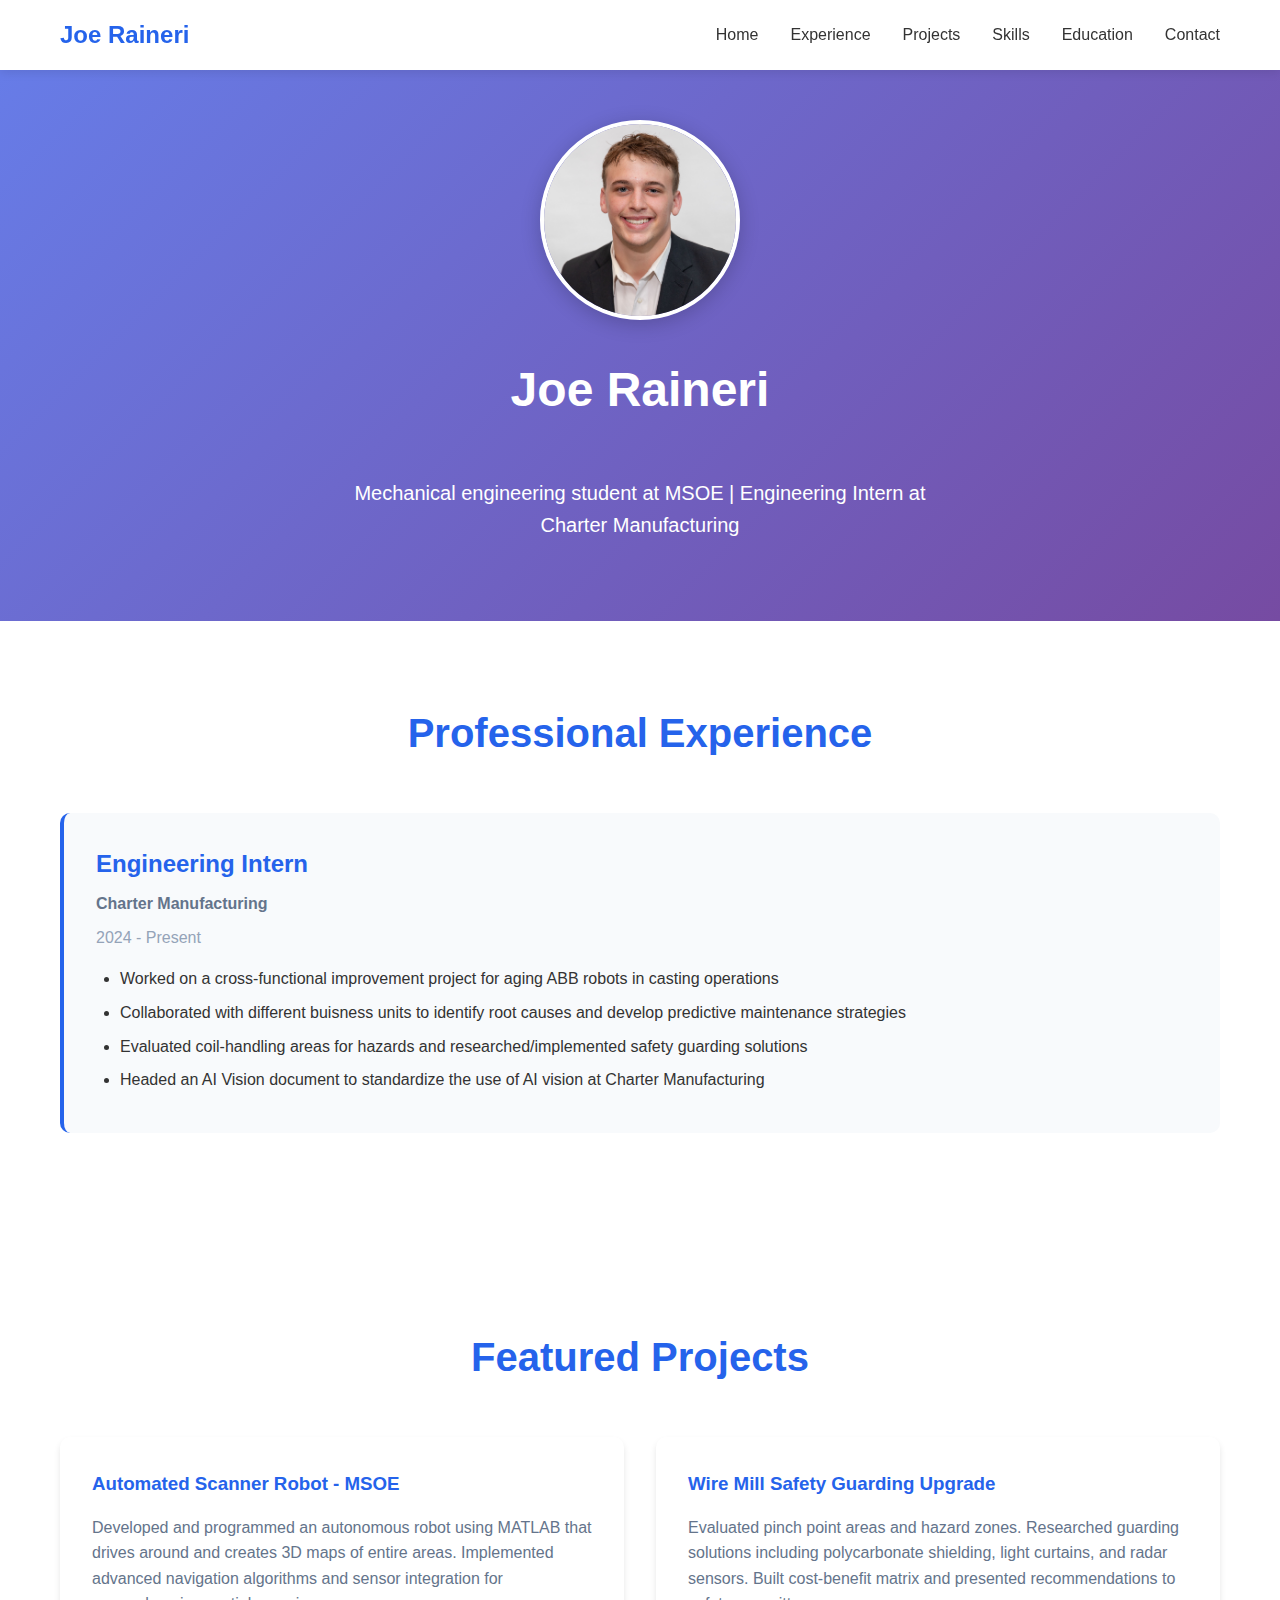
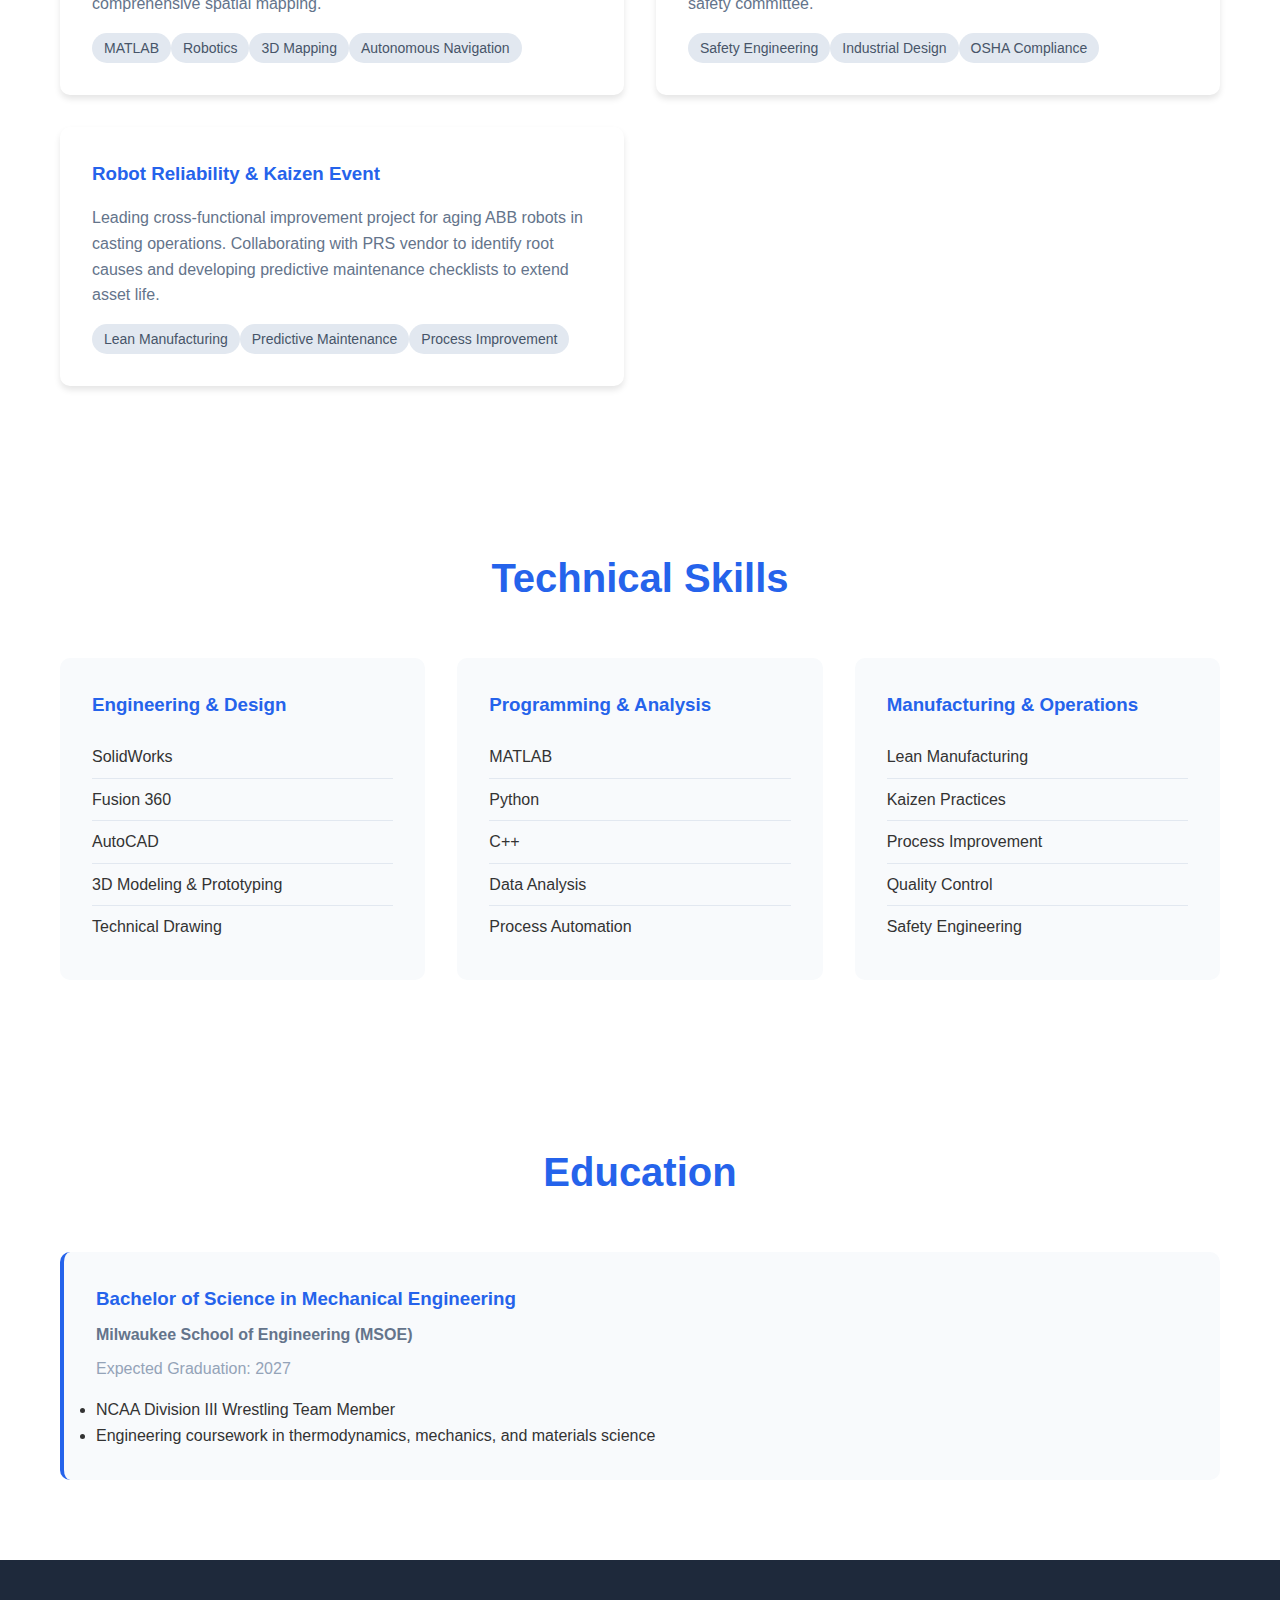
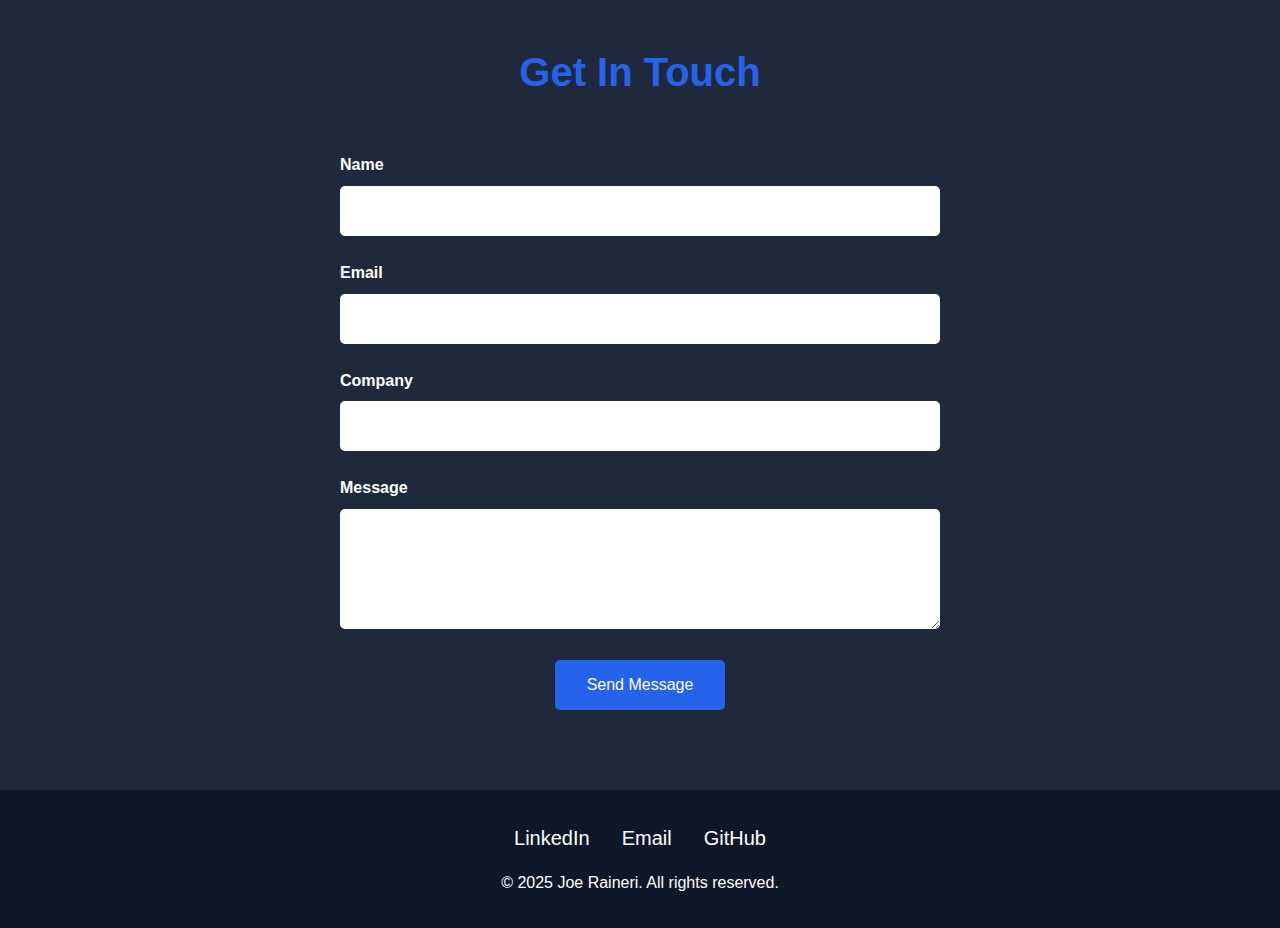
<file: index.html>
<!DOCTYPE html>
<html lang="en">
<head>
    <meta charset="UTF-8">
    <meta name="viewport" content="width=device-width, initial-scale=1.0">
    <title>Joe Raineri - Resume</title>
    <style>
        * { margin: 0; padding: 0; box-sizing: border-box; }
        body { font-family: -apple-system, BlinkMacSystemFont, 'Segoe UI', 'Roboto', sans-serif; line-height: 1.6; color: #333; }
        .container { max-width: 1200px; margin: 0 auto; padding: 0 20px; }
        
        /* Navigation */
        nav { background: #fff; box-shadow: 0 2px 10px rgba(0,0,0,0.1); position: fixed; width: 100%; top: 0; z-index: 1000; }
        nav .container { display: flex; justify-content: space-between; align-items: center; padding: 1rem 20px; }
        .logo { font-size: 1.5rem; font-weight: bold; color: #2563eb; }
        .nav-links { display: flex; list-style: none; gap: 2rem; }
        .nav-links a { text-decoration: none; color: #333; font-weight: 500; transition: color 0.3s; }
        .nav-links a:hover { color: #2563eb; }
        
        /* Hero Section */
        .hero { background: linear-gradient(135deg, #667eea 0%, #764ba2 100%); color: white; padding: 120px 0 80px; text-align: center; }
        .hero-content { display: flex; flex-direction: column; align-items: center; gap: 2rem; }
        .hero-image-photo {
    width: 200px;
    height: 200px;
    border-radius: 50%;
    object-fit: cover;
    border: 4px solid white;
    box-shadow: 0 4px 20px rgba(0,0,0,0.2);
}
        .hero h1 { font-size: 3rem; margin-bottom: 1rem; }
        .hero p { font-size: 1.25rem; max-width: 600px; margin: 0 auto; }
        
        /* Sections */
        section { padding: 80px 0; }
        .section-title { text-align: center; font-size: 2.5rem; margin-bottom: 3rem; color: #2563eb; }
        
        /* Experience */
        .experience-item { background: #f8fafc; padding: 2rem; border-radius: 10px; margin-bottom: 2rem; border-left: 4px solid #2563eb; }
        .experience-item h3 { color: #2563eb; font-size: 1.5rem; margin-bottom: 0.5rem; }
        .experience-item .company { font-weight: bold; color: #64748b; margin-bottom: 0.5rem; }
        .experience-item .duration { color: #94a3b8; margin-bottom: 1rem; }
        .experience-item ul { margin-left: 1.5rem; }
        .experience-item li { margin-bottom: 0.5rem; }
        
        /* Projects */
        .projects-grid { display: grid; grid-template-columns: repeat(auto-fit, minmax(400px, 1fr)); gap: 2rem; }
        .project-card { background: #fff; padding: 2rem; border-radius: 10px; box-shadow: 0 4px 6px rgba(0,0,0,0.1); }
        .project-card h3 { color: #2563eb; margin-bottom: 1rem; }
        .project-card p { margin-bottom: 1rem; color: #64748b; }
        .tech-tags { display: flex; flex-wrap: gap: 0.5rem; }
        .tech-tag { background: #e2e8f0; color: #475569; padding: 0.25rem 0.75rem; border-radius: 20px; font-size: 0.875rem; }
        
        /* Skills */
        .skills-grid { display: grid; grid-template-columns: repeat(auto-fit, minmax(250px, 1fr)); gap: 2rem; }
        .skill-category { background: #f8fafc; padding: 2rem; border-radius: 10px; }
        .skill-category h3 { color: #2563eb; margin-bottom: 1rem; }
        .skill-category ul { list-style: none; }
        .skill-category li { padding: 0.5rem 0; border-bottom: 1px solid #e2e8f0; }
        .skill-category li:last-child { border-bottom: none; }
        
        /* Education */
        .education-item { background: #f8fafc; padding: 2rem; border-radius: 10px; border-left: 4px solid #2563eb; }
        .education-item h3 { color: #2563eb; margin-bottom: 0.5rem; }
        .education-item .school { font-weight: bold; color: #64748b; margin-bottom: 0.5rem; }
        .education-item .duration { color: #94a3b8; margin-bottom: 1rem; }
        
        /* Contact */
        .contact { background: #1e293b; color: white; text-align: center; }
        .contact-form { max-width: 600px; margin: 0 auto; }
        .form-group { margin-bottom: 1.5rem; text-align: left; }
        .form-group label { display: block; margin-bottom: 0.5rem; font-weight: bold; }
        .form-group input, .form-group textarea { width: 100%; padding: 1rem; border: none; border-radius: 5px; font-size: 1rem; }
        .form-group textarea { height: 120px; resize: vertical; }
        .submit-btn { background: #2563eb; color: white; padding: 1rem 2rem; border: none; border-radius: 5px; font-size: 1rem; cursor: pointer; transition: background 0.3s; }
        .submit-btn:hover { background: #1d4ed8; }
        
        /* Footer */
        footer { background: #0f172a; color: white; padding: 2rem 0; text-align: center; }
        .social-links { display: flex; justify-content: center; gap: 2rem; margin-bottom: 1rem; }
        .social-links a { color: white; text-decoration: none; font-size: 1.25rem; }
        .social-links a:hover { color: #2563eb; }
        
        /* Responsive */
        @media (max-width: 768px) {
            .hero h1 { font-size: 2rem; }
            .nav-links { display: none; }
            .projects-grid { grid-template-columns: 1fr; }
            .skills-grid { grid-template-columns: 1fr; }
        }
    </style>
</head>
<body>
    <!-- Navigation -->
    <nav>
        <div class="container">
            <div class="logo">Joe Raineri</div>
            <ul class="nav-links">
                <li><a href="#home">Home</a></li>
                <li><a href="#experience">Experience</a></li>
                <li><a href="#projects">Projects</a></li>
                <li><a href="#skills">Skills</a></li>
                <li><a href="#education">Education</a></li>
                <li><a href="#contact">Contact</a></li>
            </ul>
        </div>
    </nav>

    <!-- Hero Section -->
    <section id="home" class="hero">
        <div class="container">
            <div class="hero-content">
                <img src="./headshot.jpg" alt="Joe Raineri" class="hero-image-photo">
                <h1>Joe Raineri</h1>
                <p>Mechanical engineering student at MSOE | Engineering Intern at Charter Manufacturing</p>
            </div>
        </div>
    </section>

    <!-- Experience Section -->
    <section id="experience">
        <div class="container">
            <h2 class="section-title">Professional Experience</h2>
            <div class="experience-item">
                <h3>Engineering Intern</h3>
                <div class="company">Charter Manufacturing</div>
                <div class="duration">2024 - Present</div>
                <ul>
                    <li>Worked on a cross-functional improvement project for aging ABB robots in casting operations</li>
                    <li>Collaborated with different buisness units to identify root causes and develop predictive maintenance strategies</li>
                    <li>Evaluated coil-handling areas for hazards and researched/implemented safety guarding solutions</li>
                    <li>Headed an AI Vision document to standardize the use of AI vision at Charter Manufacturing</li>
                </ul>
            </div>
        </div>
    </section>

    <!-- Projects Section -->
    <section id="projects">
        <div class="container">
            <h2 class="section-title">Featured Projects</h2>
            <div class="projects-grid">
                <div class="project-card">
                    <h3>Automated Scanner Robot - MSOE</h3>
                    <p>Developed and programmed an autonomous robot using MATLAB that drives around and creates 3D maps of entire areas. Implemented advanced navigation algorithms and sensor integration for comprehensive spatial mapping.</p>
                    <div class="tech-tags">
                        <span class="tech-tag">MATLAB</span>
                        <span class="tech-tag">Robotics</span>
                        <span class="tech-tag">3D Mapping</span>
                        <span class="tech-tag">Autonomous Navigation</span>
                    </div>
                </div>
                <div class="project-card">
                    <h3>Wire Mill Safety Guarding Upgrade</h3>
                    <p>Evaluated pinch point areas and hazard zones. Researched guarding solutions including polycarbonate shielding, light curtains, and radar sensors. Built cost-benefit matrix and presented recommendations to safety committee.</p>
                    <div class="tech-tags">
                        <span class="tech-tag">Safety Engineering</span>
                        <span class="tech-tag">Industrial Design</span>
                        <span class="tech-tag">OSHA Compliance</span>
                    </div>
                </div>
                <div class="project-card">
                    <h3>Robot Reliability & Kaizen Event</h3>
                    <p>Leading cross-functional improvement project for aging ABB robots in casting operations. Collaborating with PRS vendor to identify root causes and developing predictive maintenance checklists to extend asset life.</p>
                    <div class="tech-tags">
                        <span class="tech-tag">Lean Manufacturing</span>
                        <span class="tech-tag">Predictive Maintenance</span>
                        <span class="tech-tag">Process Improvement</span>
                    </div>
                </div>
            </div>
        </div>
    </section>

    <!-- Skills Section -->
    <section id="skills">
        <div class="container">
            <h2 class="section-title">Technical Skills</h2>
            <div class="skills-grid">
                <div class="skill-category">
                    <h3>Engineering & Design</h3>
                    <ul>
                        <li>SolidWorks</li>
                        <li>Fusion 360</li>
                        <li>AutoCAD</li>
                        <li>3D Modeling & Prototyping</li>
                        <li>Technical Drawing</li>
                    </ul>
                </div>
                <div class="skill-category">
                    <h3>Programming & Analysis</h3>
                    <ul>
                        <li>MATLAB</li>
                        <li>Python</li>
                        <li>C++</li>
                        <li>Data Analysis</li>
                        <li>Process Automation</li>
                    </ul>
                </div>
                <div class="skill-category">
                    <h3>Manufacturing & Operations</h3>
                    <ul>
                        <li>Lean Manufacturing</li>
                        <li>Kaizen Practices</li>
                        <li>Process Improvement</li>
                        <li>Quality Control</li>
                        <li>Safety Engineering</li>
                    </ul>
                </div>
            </div>
        </div>
    </section>

    <!-- Education Section -->
    <section id="education">
        <div class="container">
            <h2 class="section-title">Education</h2>
            <div class="education-item">
                <h3>Bachelor of Science in Mechanical Engineering</h3>
                <div class="school">Milwaukee School of Engineering (MSOE)</div>
                <div class="duration">Expected Graduation: 2027</div>
                <ul>
                    <li>NCAA Division III Wrestling Team Member</li>
                    <li>Engineering coursework in thermodynamics, mechanics, and materials science</li>
                </ul>
            </div>
        </div>
    </section>

    <!-- Contact Section -->
    <section id="contact" class="contact">
        <div class="container">
            <h2 class="section-title">Get In Touch</h2>
            <form class="contact-form" onsubmit="handleSubmit(event)">
                <div class="form-group">
                    <label for="name">Name</label>
                    <input type="text" id="name" name="name" required>
                </div>
                <div class="form-group">
                    <label for="email">Email</label>
                    <input type="email" id="email" name="email" required>
                </div>
                <div class="form-group">
                    <label for="company">Company</label>
                    <input type="text" id="company" name="company">
                </div>
                <div class="form-group">
                    <label for="message">Message</label>
                    <textarea id="message" name="message" required></textarea>
                </div>
                <button type="submit" class="submit-btn">Send Message</button>
            </form>
        </div>
    </section>

    <!-- Footer -->
    <footer>
        <div class="container">
            <div class="social-links">
                <a href="https://www.linkedin.com/in/joseph-raineri-294727272" target="_blank">LinkedIn</a>
                <a href="mailto:rainerij@msoe.edu">Email</a>
                <a href="https://github.com" target="_blank">GitHub</a>
            </div>
            <p>&copy; 2025 Joe Raineri. All rights reserved.</p>
        </div>
    </footer>

    <script>
        function handleSubmit(event) {
            event.preventDefault();
            
            const formData = new FormData(event.target);
            const name = formData.get('name');
            const email = formData.get('email');
            const company = formData.get('company');
            const message = formData.get('message');
            
            const subject = encodeURIComponent(`Message from ${name} - ${company || 'Personal'}`);
            const body = encodeURIComponent(`From: ${name}\nEmail: ${email}\nCompany: ${company || 'Not specified'}\n\nMessage:\n${message}`);
            
            const mailtoLink = `mailto:rainerij@msoe.edu?subject=${subject}&body=${body}`;
            window.open(mailtoLink, '_blank');
            
            alert('Thank you for your message! Your email client should open with the message pre-filled.');
            event.target.reset();
        }

        // Smooth scrolling for navigation links
        document.querySelectorAll('a[href^="#"]').forEach(anchor => {
            anchor.addEventListener('click', function (e) {
                e.preventDefault();
                const target = document.querySelector(this.getAttribute('href'));
                if (target) {
                    target.scrollIntoView({ behavior: 'smooth', block: 'start' });
                }
            });
        });
    </script>
</body>
</html>
</file>
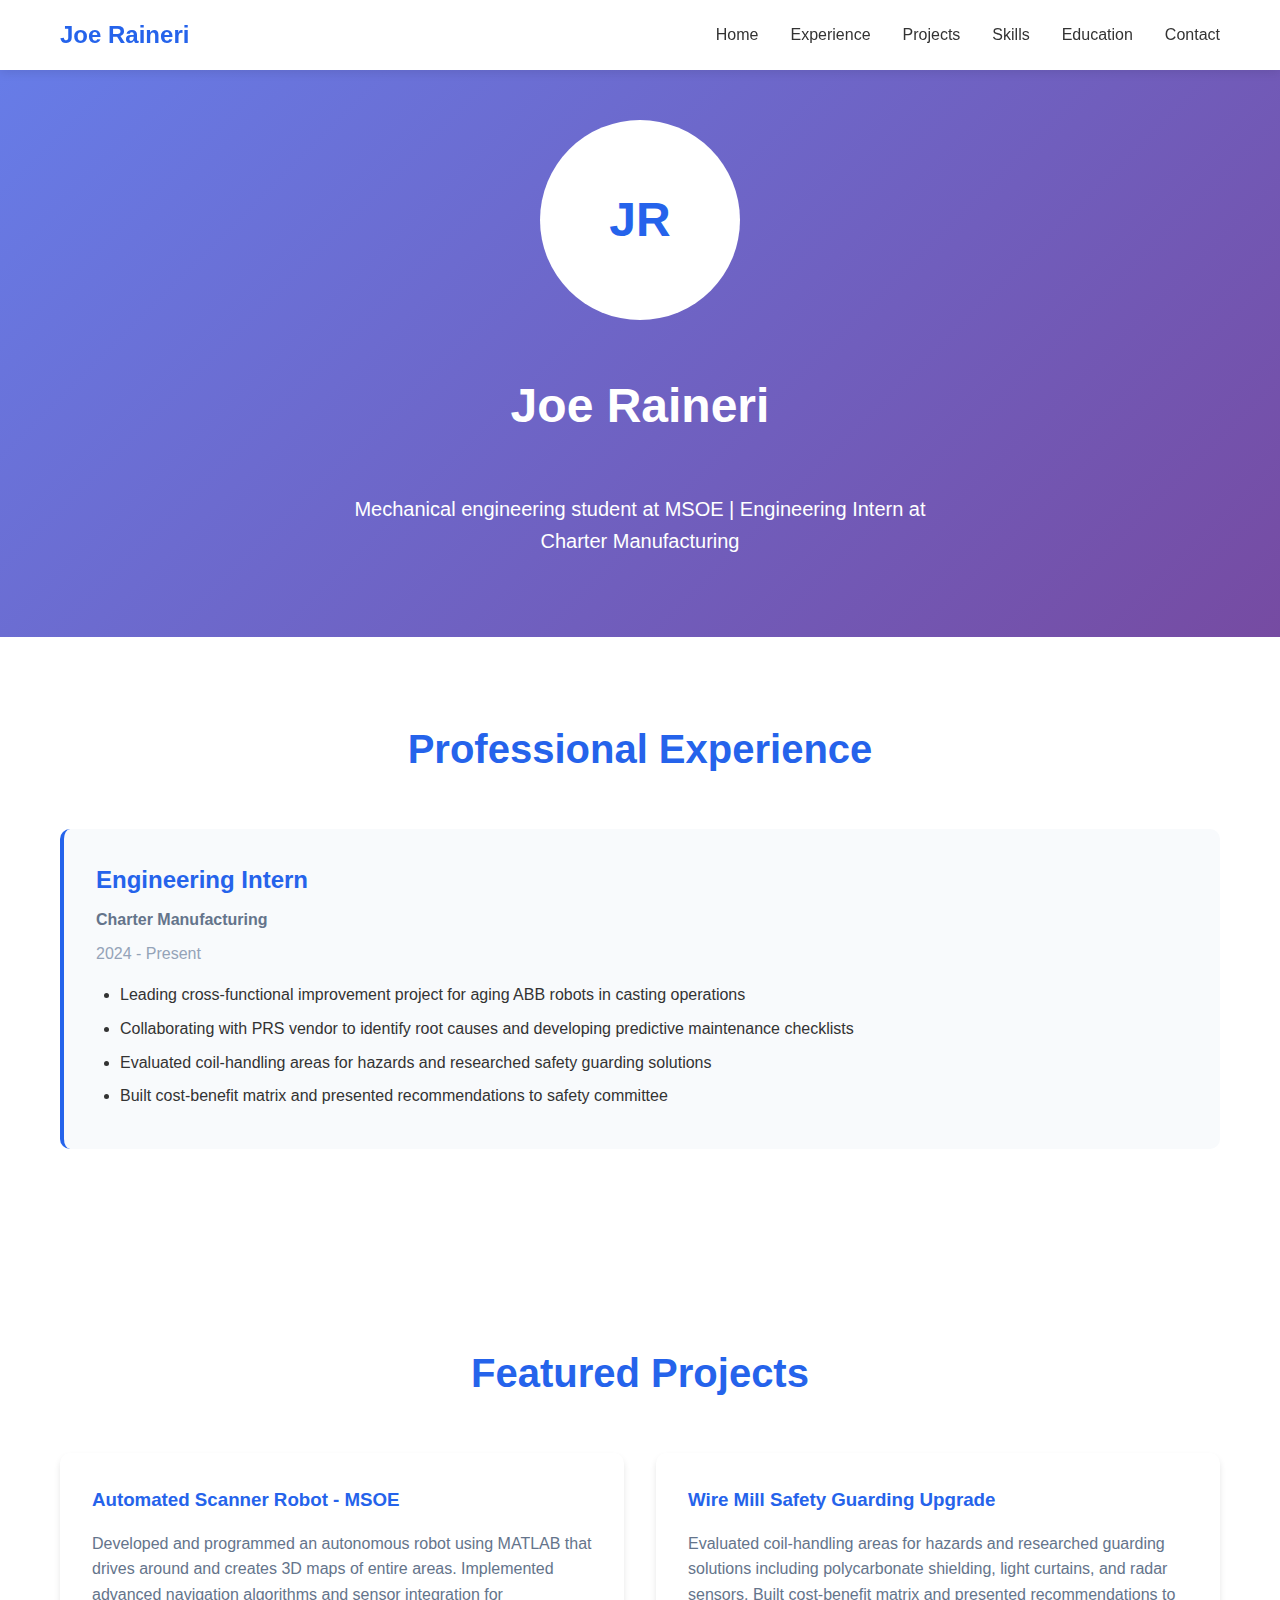
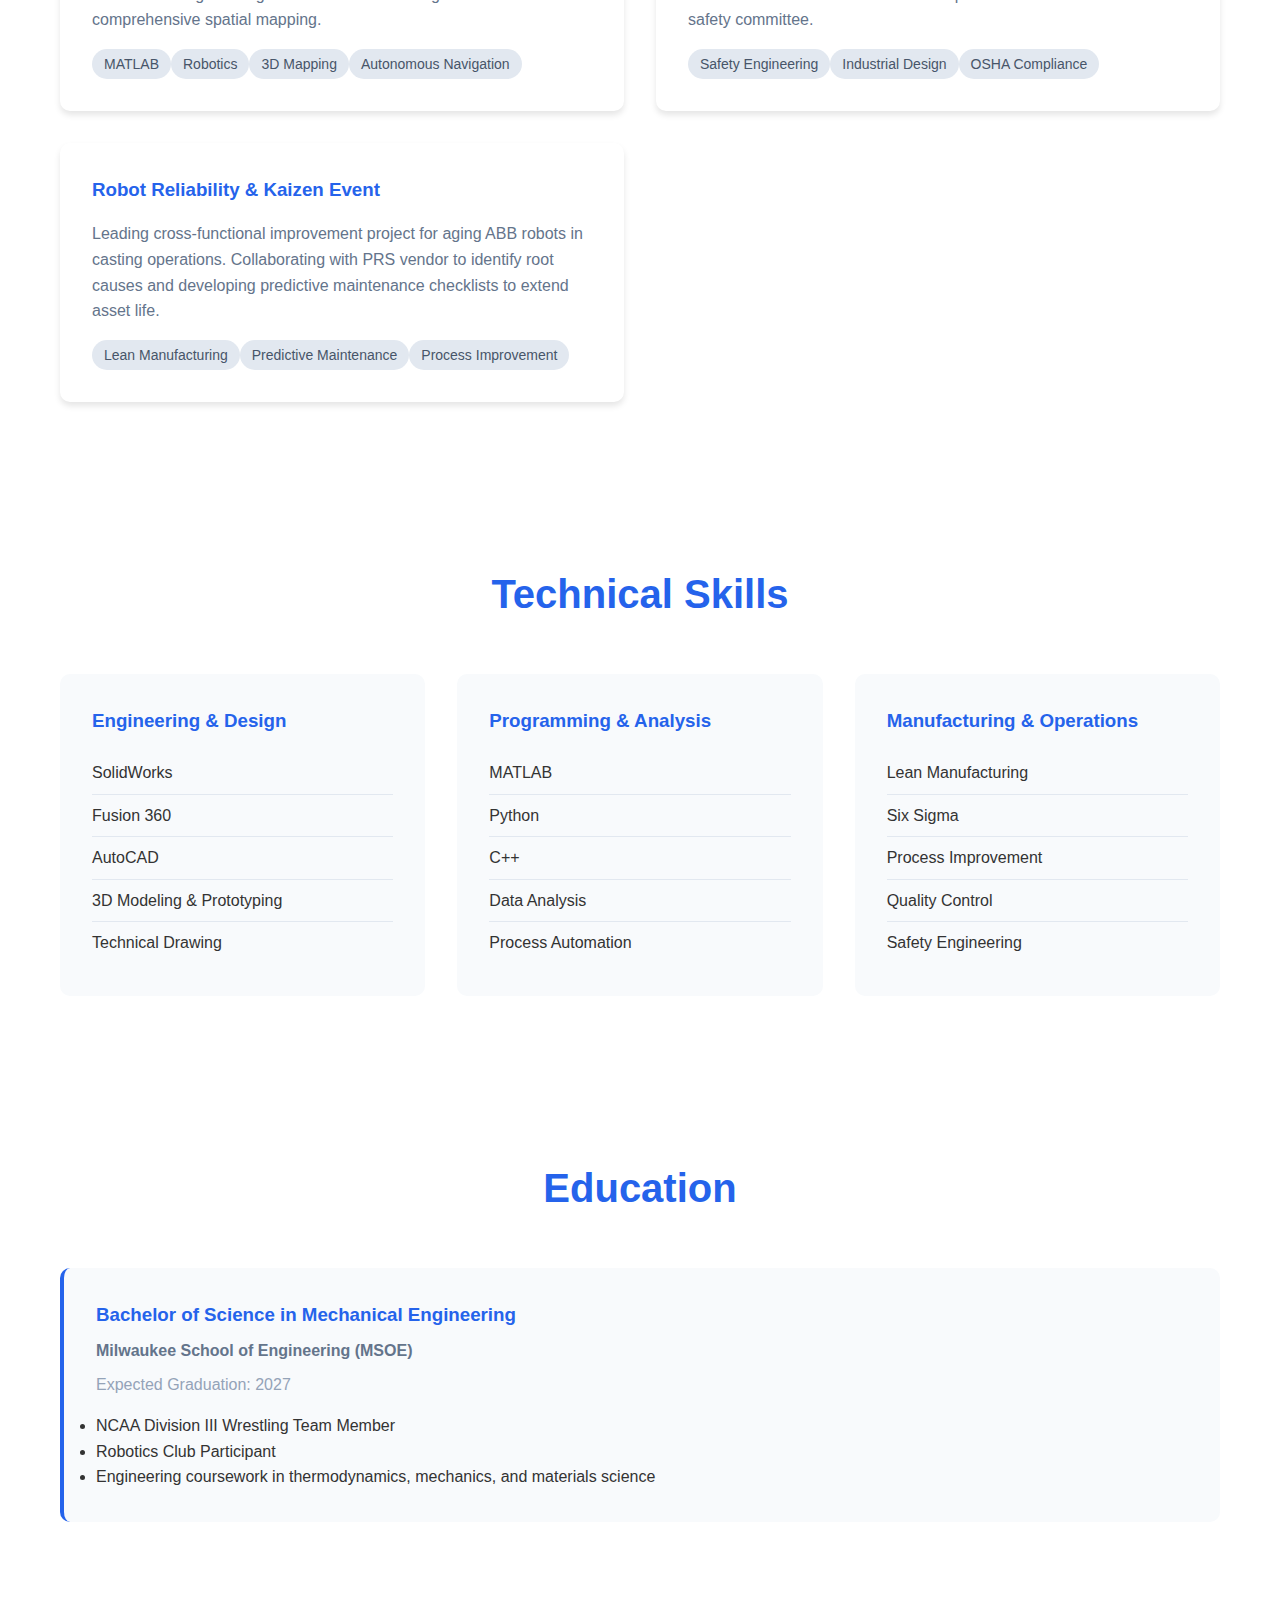
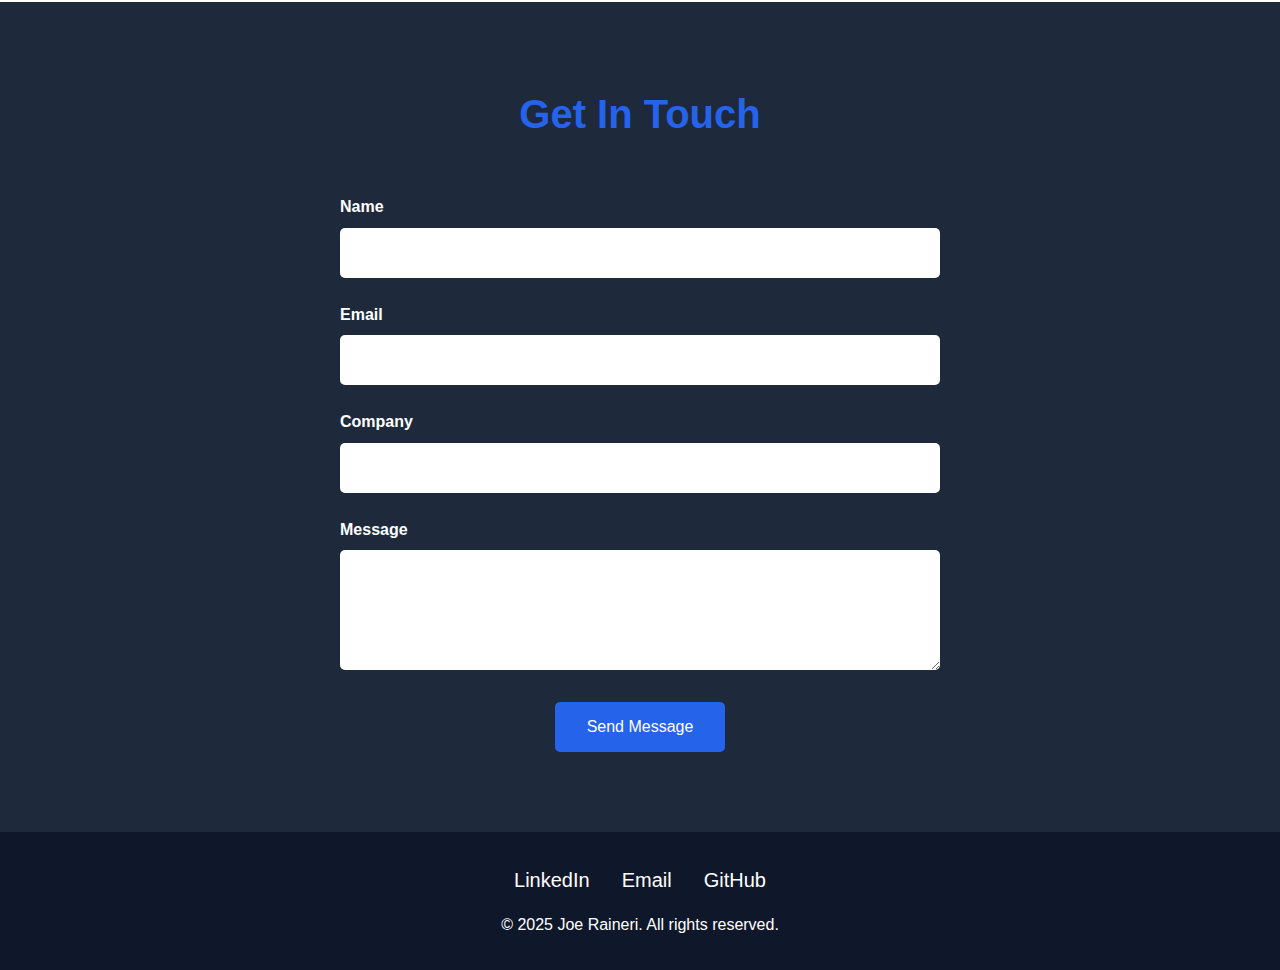
<file: standalone-resume.html>
<!DOCTYPE html>
<html lang="en">
<head>
    <meta charset="UTF-8">
    <meta name="viewport" content="width=device-width, initial-scale=1.0">
    <title>Joe Raineri - Resume</title>
    <style>
        * { margin: 0; padding: 0; box-sizing: border-box; }
        body { font-family: -apple-system, BlinkMacSystemFont, 'Segoe UI', 'Roboto', sans-serif; line-height: 1.6; color: #333; }
        .container { max-width: 1200px; margin: 0 auto; padding: 0 20px; }
        
        /* Navigation */
        nav { background: #fff; box-shadow: 0 2px 10px rgba(0,0,0,0.1); position: fixed; width: 100%; top: 0; z-index: 1000; }
        nav .container { display: flex; justify-content: space-between; align-items: center; padding: 1rem 20px; }
        .logo { font-size: 1.5rem; font-weight: bold; color: #2563eb; }
        .nav-links { display: flex; list-style: none; gap: 2rem; }
        .nav-links a { text-decoration: none; color: #333; font-weight: 500; transition: color 0.3s; }
        .nav-links a:hover { color: #2563eb; }
        
        /* Hero Section */
        .hero { background: linear-gradient(135deg, #667eea 0%, #764ba2 100%); color: white; padding: 120px 0 80px; text-align: center; }
        .hero-content { display: flex; flex-direction: column; align-items: center; gap: 2rem; }
        .hero-image { width: 200px; height: 200px; border-radius: 50%; background: #fff; color: #2563eb; display: flex; align-items: center; justify-content: center; font-size: 3rem; font-weight: bold; margin-bottom: 1rem; }
        .hero h1 { font-size: 3rem; margin-bottom: 1rem; }
        .hero p { font-size: 1.25rem; max-width: 600px; margin: 0 auto; }
        
        /* Sections */
        section { padding: 80px 0; }
        .section-title { text-align: center; font-size: 2.5rem; margin-bottom: 3rem; color: #2563eb; }
        
        /* Experience */
        .experience-item { background: #f8fafc; padding: 2rem; border-radius: 10px; margin-bottom: 2rem; border-left: 4px solid #2563eb; }
        .experience-item h3 { color: #2563eb; font-size: 1.5rem; margin-bottom: 0.5rem; }
        .experience-item .company { font-weight: bold; color: #64748b; margin-bottom: 0.5rem; }
        .experience-item .duration { color: #94a3b8; margin-bottom: 1rem; }
        .experience-item ul { margin-left: 1.5rem; }
        .experience-item li { margin-bottom: 0.5rem; }
        
        /* Projects */
        .projects-grid { display: grid; grid-template-columns: repeat(auto-fit, minmax(400px, 1fr)); gap: 2rem; }
        .project-card { background: #fff; padding: 2rem; border-radius: 10px; box-shadow: 0 4px 6px rgba(0,0,0,0.1); }
        .project-card h3 { color: #2563eb; margin-bottom: 1rem; }
        .project-card p { margin-bottom: 1rem; color: #64748b; }
        .tech-tags { display: flex; flex-wrap: gap: 0.5rem; }
        .tech-tag { background: #e2e8f0; color: #475569; padding: 0.25rem 0.75rem; border-radius: 20px; font-size: 0.875rem; }
        
        /* Skills */
        .skills-grid { display: grid; grid-template-columns: repeat(auto-fit, minmax(250px, 1fr)); gap: 2rem; }
        .skill-category { background: #f8fafc; padding: 2rem; border-radius: 10px; }
        .skill-category h3 { color: #2563eb; margin-bottom: 1rem; }
        .skill-category ul { list-style: none; }
        .skill-category li { padding: 0.5rem 0; border-bottom: 1px solid #e2e8f0; }
        .skill-category li:last-child { border-bottom: none; }
        
        /* Education */
        .education-item { background: #f8fafc; padding: 2rem; border-radius: 10px; border-left: 4px solid #2563eb; }
        .education-item h3 { color: #2563eb; margin-bottom: 0.5rem; }
        .education-item .school { font-weight: bold; color: #64748b; margin-bottom: 0.5rem; }
        .education-item .duration { color: #94a3b8; margin-bottom: 1rem; }
        
        /* Contact */
        .contact { background: #1e293b; color: white; text-align: center; }
        .contact-form { max-width: 600px; margin: 0 auto; }
        .form-group { margin-bottom: 1.5rem; text-align: left; }
        .form-group label { display: block; margin-bottom: 0.5rem; font-weight: bold; }
        .form-group input, .form-group textarea { width: 100%; padding: 1rem; border: none; border-radius: 5px; font-size: 1rem; }
        .form-group textarea { height: 120px; resize: vertical; }
        .submit-btn { background: #2563eb; color: white; padding: 1rem 2rem; border: none; border-radius: 5px; font-size: 1rem; cursor: pointer; transition: background 0.3s; }
        .submit-btn:hover { background: #1d4ed8; }
        
        /* Footer */
        footer { background: #0f172a; color: white; padding: 2rem 0; text-align: center; }
        .social-links { display: flex; justify-content: center; gap: 2rem; margin-bottom: 1rem; }
        .social-links a { color: white; text-decoration: none; font-size: 1.25rem; }
        .social-links a:hover { color: #2563eb; }
        
        /* Responsive */
        @media (max-width: 768px) {
            .hero h1 { font-size: 2rem; }
            .nav-links { display: none; }
            .projects-grid { grid-template-columns: 1fr; }
            .skills-grid { grid-template-columns: 1fr; }
        }
    </style>
</head>
<body>
    <!-- Navigation -->
    <nav>
        <div class="container">
            <div class="logo">Joe Raineri</div>
            <ul class="nav-links">
                <li><a href="#home">Home</a></li>
                <li><a href="#experience">Experience</a></li>
                <li><a href="#projects">Projects</a></li>
                <li><a href="#skills">Skills</a></li>
                <li><a href="#education">Education</a></li>
                <li><a href="#contact">Contact</a></li>
            </ul>
        </div>
    </nav>

    <!-- Hero Section -->
    <section id="home" class="hero">
        <div class="container">
            <div class="hero-content">
                <div class="hero-image">JR</div>
                <h1>Joe Raineri</h1>
                <p>Mechanical engineering student at MSOE | Engineering Intern at Charter Manufacturing</p>
            </div>
        </div>
    </section>

    <!-- Experience Section -->
    <section id="experience">
        <div class="container">
            <h2 class="section-title">Professional Experience</h2>
            <div class="experience-item">
                <h3>Engineering Intern</h3>
                <div class="company">Charter Manufacturing</div>
                <div class="duration">2024 - Present</div>
                <ul>
                    <li>Leading cross-functional improvement project for aging ABB robots in casting operations</li>
                    <li>Collaborating with PRS vendor to identify root causes and developing predictive maintenance checklists</li>
                    <li>Evaluated coil-handling areas for hazards and researched safety guarding solutions</li>
                    <li>Built cost-benefit matrix and presented recommendations to safety committee</li>
                </ul>
            </div>
        </div>
    </section>

    <!-- Projects Section -->
    <section id="projects">
        <div class="container">
            <h2 class="section-title">Featured Projects</h2>
            <div class="projects-grid">
                <div class="project-card">
                    <h3>Automated Scanner Robot - MSOE</h3>
                    <p>Developed and programmed an autonomous robot using MATLAB that drives around and creates 3D maps of entire areas. Implemented advanced navigation algorithms and sensor integration for comprehensive spatial mapping.</p>
                    <div class="tech-tags">
                        <span class="tech-tag">MATLAB</span>
                        <span class="tech-tag">Robotics</span>
                        <span class="tech-tag">3D Mapping</span>
                        <span class="tech-tag">Autonomous Navigation</span>
                    </div>
                </div>
                <div class="project-card">
                    <h3>Wire Mill Safety Guarding Upgrade</h3>
                    <p>Evaluated coil-handling areas for hazards and researched guarding solutions including polycarbonate shielding, light curtains, and radar sensors. Built cost-benefit matrix and presented recommendations to safety committee.</p>
                    <div class="tech-tags">
                        <span class="tech-tag">Safety Engineering</span>
                        <span class="tech-tag">Industrial Design</span>
                        <span class="tech-tag">OSHA Compliance</span>
                    </div>
                </div>
                <div class="project-card">
                    <h3>Robot Reliability & Kaizen Event</h3>
                    <p>Leading cross-functional improvement project for aging ABB robots in casting operations. Collaborating with PRS vendor to identify root causes and developing predictive maintenance checklists to extend asset life.</p>
                    <div class="tech-tags">
                        <span class="tech-tag">Lean Manufacturing</span>
                        <span class="tech-tag">Predictive Maintenance</span>
                        <span class="tech-tag">Process Improvement</span>
                    </div>
                </div>
            </div>
        </div>
    </section>

    <!-- Skills Section -->
    <section id="skills">
        <div class="container">
            <h2 class="section-title">Technical Skills</h2>
            <div class="skills-grid">
                <div class="skill-category">
                    <h3>Engineering & Design</h3>
                    <ul>
                        <li>SolidWorks</li>
                        <li>Fusion 360</li>
                        <li>AutoCAD</li>
                        <li>3D Modeling & Prototyping</li>
                        <li>Technical Drawing</li>
                    </ul>
                </div>
                <div class="skill-category">
                    <h3>Programming & Analysis</h3>
                    <ul>
                        <li>MATLAB</li>
                        <li>Python</li>
                        <li>C++</li>
                        <li>Data Analysis</li>
                        <li>Process Automation</li>
                    </ul>
                </div>
                <div class="skill-category">
                    <h3>Manufacturing & Operations</h3>
                    <ul>
                        <li>Lean Manufacturing</li>
                        <li>Six Sigma</li>
                        <li>Process Improvement</li>
                        <li>Quality Control</li>
                        <li>Safety Engineering</li>
                    </ul>
                </div>
            </div>
        </div>
    </section>

    <!-- Education Section -->
    <section id="education">
        <div class="container">
            <h2 class="section-title">Education</h2>
            <div class="education-item">
                <h3>Bachelor of Science in Mechanical Engineering</h3>
                <div class="school">Milwaukee School of Engineering (MSOE)</div>
                <div class="duration">Expected Graduation: 2027</div>
                <ul>
                    <li>NCAA Division III Wrestling Team Member</li>
                    <li>Robotics Club Participant</li>
                    <li>Engineering coursework in thermodynamics, mechanics, and materials science</li>
                </ul>
            </div>
        </div>
    </section>

    <!-- Contact Section -->
    <section id="contact" class="contact">
        <div class="container">
            <h2 class="section-title">Get In Touch</h2>
            <form class="contact-form" onsubmit="handleSubmit(event)">
                <div class="form-group">
                    <label for="name">Name</label>
                    <input type="text" id="name" name="name" required>
                </div>
                <div class="form-group">
                    <label for="email">Email</label>
                    <input type="email" id="email" name="email" required>
                </div>
                <div class="form-group">
                    <label for="company">Company</label>
                    <input type="text" id="company" name="company">
                </div>
                <div class="form-group">
                    <label for="message">Message</label>
                    <textarea id="message" name="message" required></textarea>
                </div>
                <button type="submit" class="submit-btn">Send Message</button>
            </form>
        </div>
    </section>

    <!-- Footer -->
    <footer>
        <div class="container">
            <div class="social-links">
                <a href="https://www.linkedin.com/in/joseph-raineri-294727272" target="_blank">LinkedIn</a>
                <a href="mailto:rainerij@msoe.edu">Email</a>
                <a href="https://github.com" target="_blank">GitHub</a>
            </div>
            <p>&copy; 2025 Joe Raineri. All rights reserved.</p>
        </div>
    </footer>

    <script>
        function handleSubmit(event) {
            event.preventDefault();
            
            const formData = new FormData(event.target);
            const name = formData.get('name');
            const email = formData.get('email');
            const company = formData.get('company');
            const message = formData.get('message');
            
            const subject = encodeURIComponent(`Message from ${name} - ${company || 'Personal'}`);
            const body = encodeURIComponent(`From: ${name}\nEmail: ${email}\nCompany: ${company || 'Not specified'}\n\nMessage:\n${message}`);
            
            const mailtoLink = `mailto:rainerij@msoe.edu?subject=${subject}&body=${body}`;
            window.open(mailtoLink, '_blank');
            
            alert('Thank you for your message! Your email client should open with the message pre-filled.');
            event.target.reset();
        }

        // Smooth scrolling for navigation links
        document.querySelectorAll('a[href^="#"]').forEach(anchor => {
            anchor.addEventListener('click', function (e) {
                e.preventDefault();
                const target = document.querySelector(this.getAttribute('href'));
                if (target) {
                    target.scrollIntoView({ behavior: 'smooth', block: 'start' });
                }
            });
        });
    </script>
</body>
</html>
</file>
